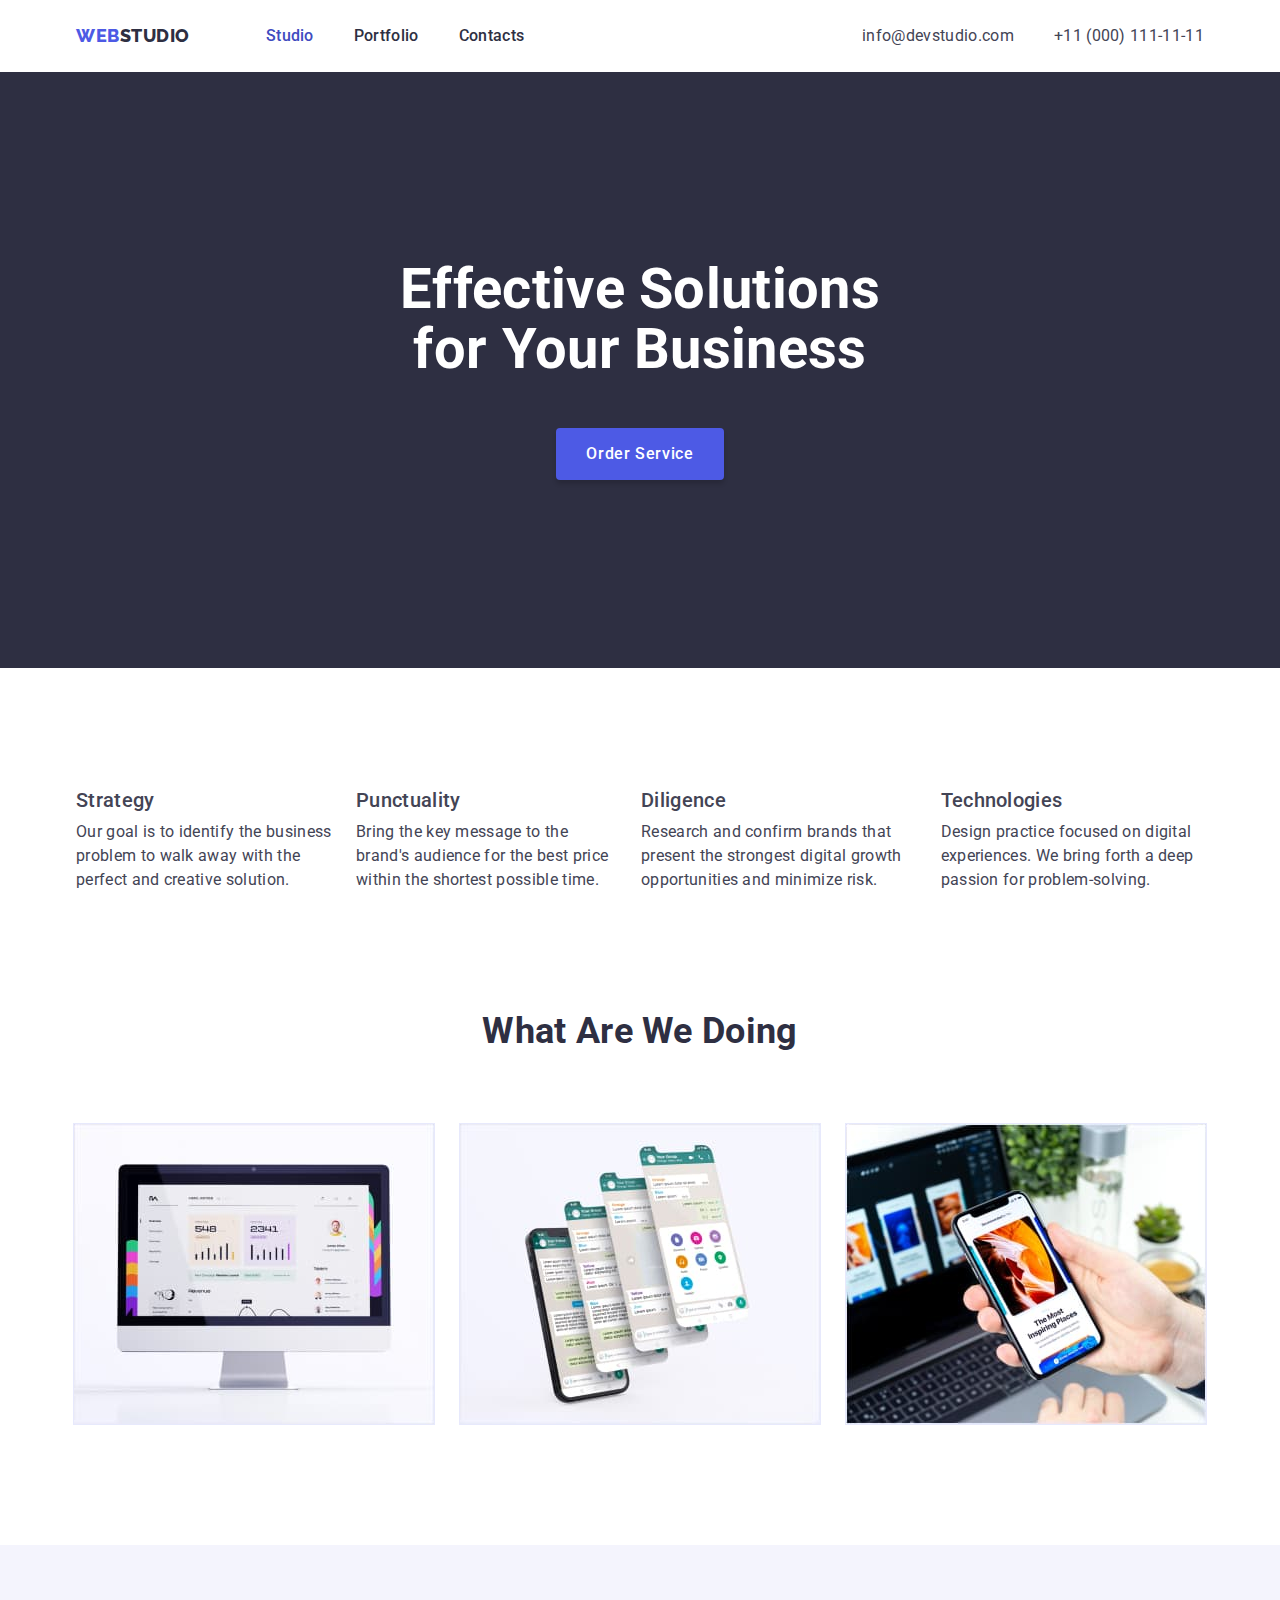
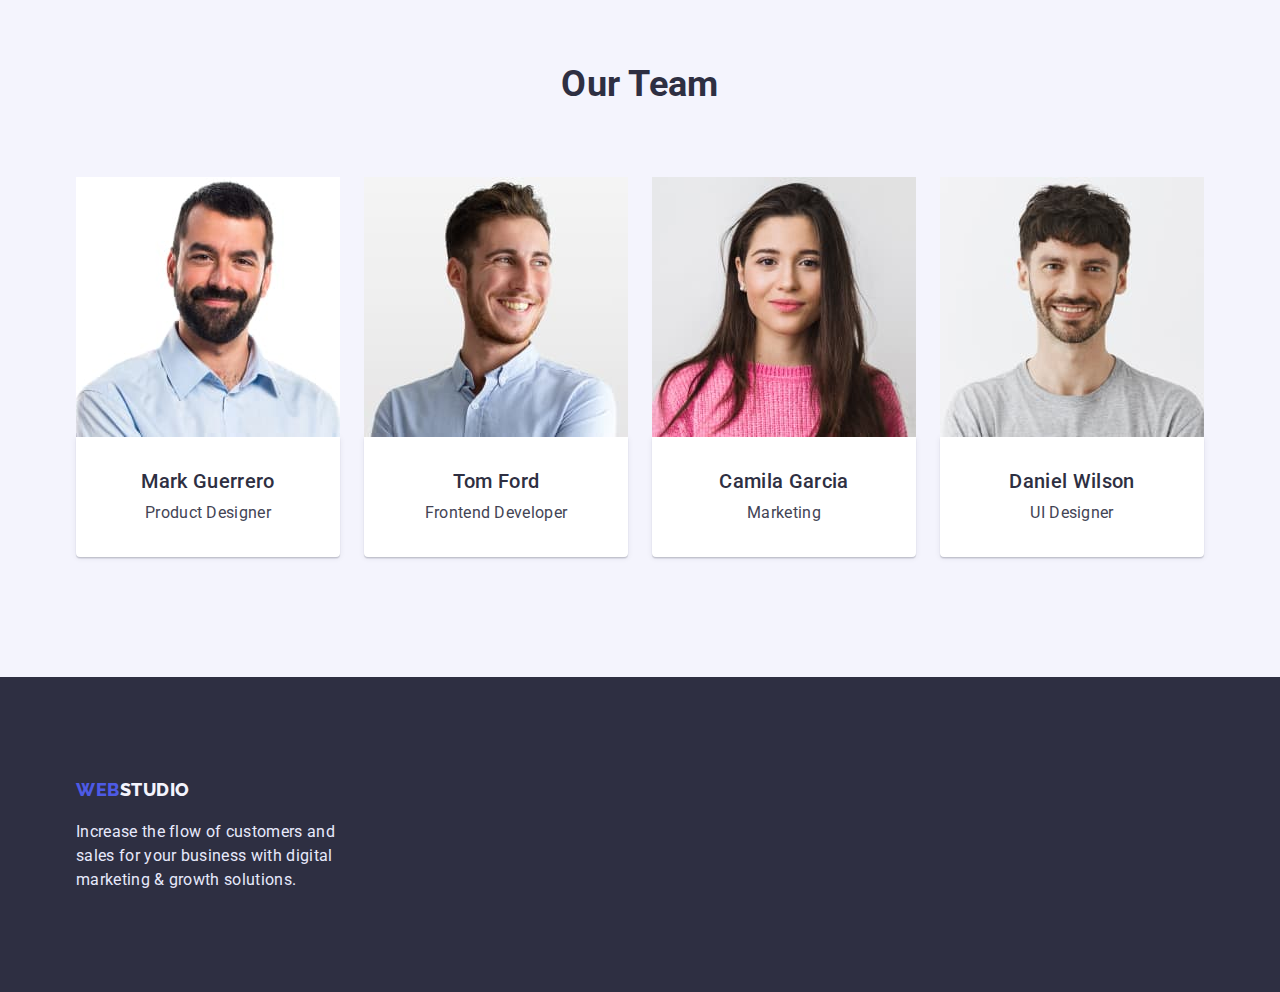
<file: index.html>
<!DOCTYPE html>
<html lang="en">
<head>
    <meta charset="UTF-8">
    <meta http-equiv="X-UA-Compatible" content="IE=edge">
    <meta name="viewport" content="width=device-width, initial-scale=1.0">
    <title>Document</title>
    <link href="https://fonts.googleapis.com/css2?family=Raleway:wght@800&family=Roboto:wght@400;500;700;900&display=swap" rel="stylesheet">
    <link rel="stylesheet" href="https://cdnjs.cloudflare.com/ajax/libs/modern-normalize/1.1.0/modern-normalize.min.css">
    <link rel="stylesheet" href="./css/styles.css">
</head>
<body>
    <header>
        <div class="container header-contanier">
       <nav class="header-contanier">
         <a href="./index.html" class="logo">WEB<span class="logos">STUDIO</span></a>
         <ul class="site-nav list">
            <li class="site-nav-contanier"> <a href="./index.html" class="link current">Studio</a></li>
            <li class="site-nav-contanier"> <a href="./portfolio.html" class="link">Portfolio</a></li>
            <li class="site-nav-contanier"> <a href="" class="link">Contacts</a></li>
         </ul>
         </nav>
         <ul class="auth-nav header-contanier list">
            <li class="auth-nav-contanier"> <a href="mailto:info@devstudio.com" class="address">info@devstudio.com</a></li>
            <li> <a href="tel:+110001111111" class="address">+11 (000) 111-11-11</a></li>
         </ul>
        </div>
    </header>
    <main>
         <section class="hero"> 
        <div class="container">
         <h1 class="hero-title">Effective Solutions for Your Business</h1>
         <button type="button" class="hero-button">Order Service</button>
        </div>
        </section>
        <section class="section">
        <div class="container">
        <h2 class="section-title visually-hidden"> SPDT </h2>
         <ul class="featyre-section list">
             <li class="featyre-text">
                <h3 class="section-tatle-next featyre-text-title">Strategy</h3>
                <p class="featyre-text-title">Our goal is to identify the business
                    problem to walk away with the perfect and creative solution. </p>
            </li>
            <li class="featyre-text">
                <h3 class="section-tatle-next featyre-text-title">Punctuality</h3>
                <p class="featyre-text-title">Bring the key message to the brand's audience for the best price within the shortest possible time.</p>
            </li>
            <li>
                <h3 class="section-tatle-next featyre-text-title">Diligence</h3>
                <p class="featyre-text-title">Research and confirm brands that present the strongest digital growth opportunities and minimize risk.</p>
            </li>
            <li class="featyre-text">
                <h3 class="section-tatle-next featyre-text-title">Technologies</h3>
                <p class="featyre-text-title">Design practice focused on digital experiences. We bring forth a deep passion for problem-solving.</p>
            </li>
         </ul>
        </div>
      </section>
      <section class="section-direction">
        <div class="container">
          <h2 class="section-title" >What Are We Doing</h2>
          <ul class="featyre list">
            <li>
               <div class="section-title-list">
                <a>
                    <img  src="./images/rectangle.jpg" alt="computer" width="360">
                </a>
              </div>
            </li>
            <li>
               <div class="section-title-list">
                <a>
                    <img  src="./images/rectangle1.jpg" alt="phone" width="360">
                </a>
               </div>
            </li>
            <li>  
               <div class="section-title-list">          
                <a>
                    <img src="./images/rectangle2.jpg" alt="phone in hand" width="360">
                </a>
               </div>
            </li>
           </ul>
        </div>
      </section>
      <section class="section-worker">
        <div class="container">
        <h2 class="section-title"> Our Team </h2>
        <ul class="featyre list">
            <li>
               <img class="featyre-img" src="./images/photo1.jpg" alt="Mark Guerrero" width="264">
              <div class="section-worker-list">
               <h3 class="section-tatle-next">Mark Guerrero</h3>
               <p class="featyre-lists">Product Designer</p>
              </div>
            </li>
            <li>
                <img  class="featyre-img" src="./images/photo2.jpg" alt="Tom Ford" width="264">
              <div class="section-worker-list">
                <h3 class="section-tatle-next">Tom Ford</h3>
                <p class="featyre-lists">Frontend Developer</p>
              </div>
            </li>
            <li>
                <img class="featyre-img" src="./images/photo3.jpg" alt="Camila Garcia" width="264">
              <div class="section-worker-list">
                <h3 class="section-tatle-next">Camila Garcia</h3>
               <p class="featyre-lists">Marketing</p>
              </div>
            </li>
            <li>
                <img class="featyre-img" src="./images/photo4.jpg" alt="Daniel Wilson" width="264">
              <div class="section-worker-list"> 
                <h3 class="section-tatle-next">Daniel Wilson</h3>
               <p class="featyre-lists">UI Designer</p>
              </div>
            </li>
            </ul>
        </div>
      </section>
    </main>
    <footer class="footer">
        <div class="container">
        <a href="./index.html" class="logo-footer">WEB<span class="logos-footer">STUDIO</span></a>
        <p class="footer-text footer-container">Increase the flow of customers and sales for your business with digital marketing & growth solutions.</p>
        </div>
    </footer>
</body>
</html>
</file>
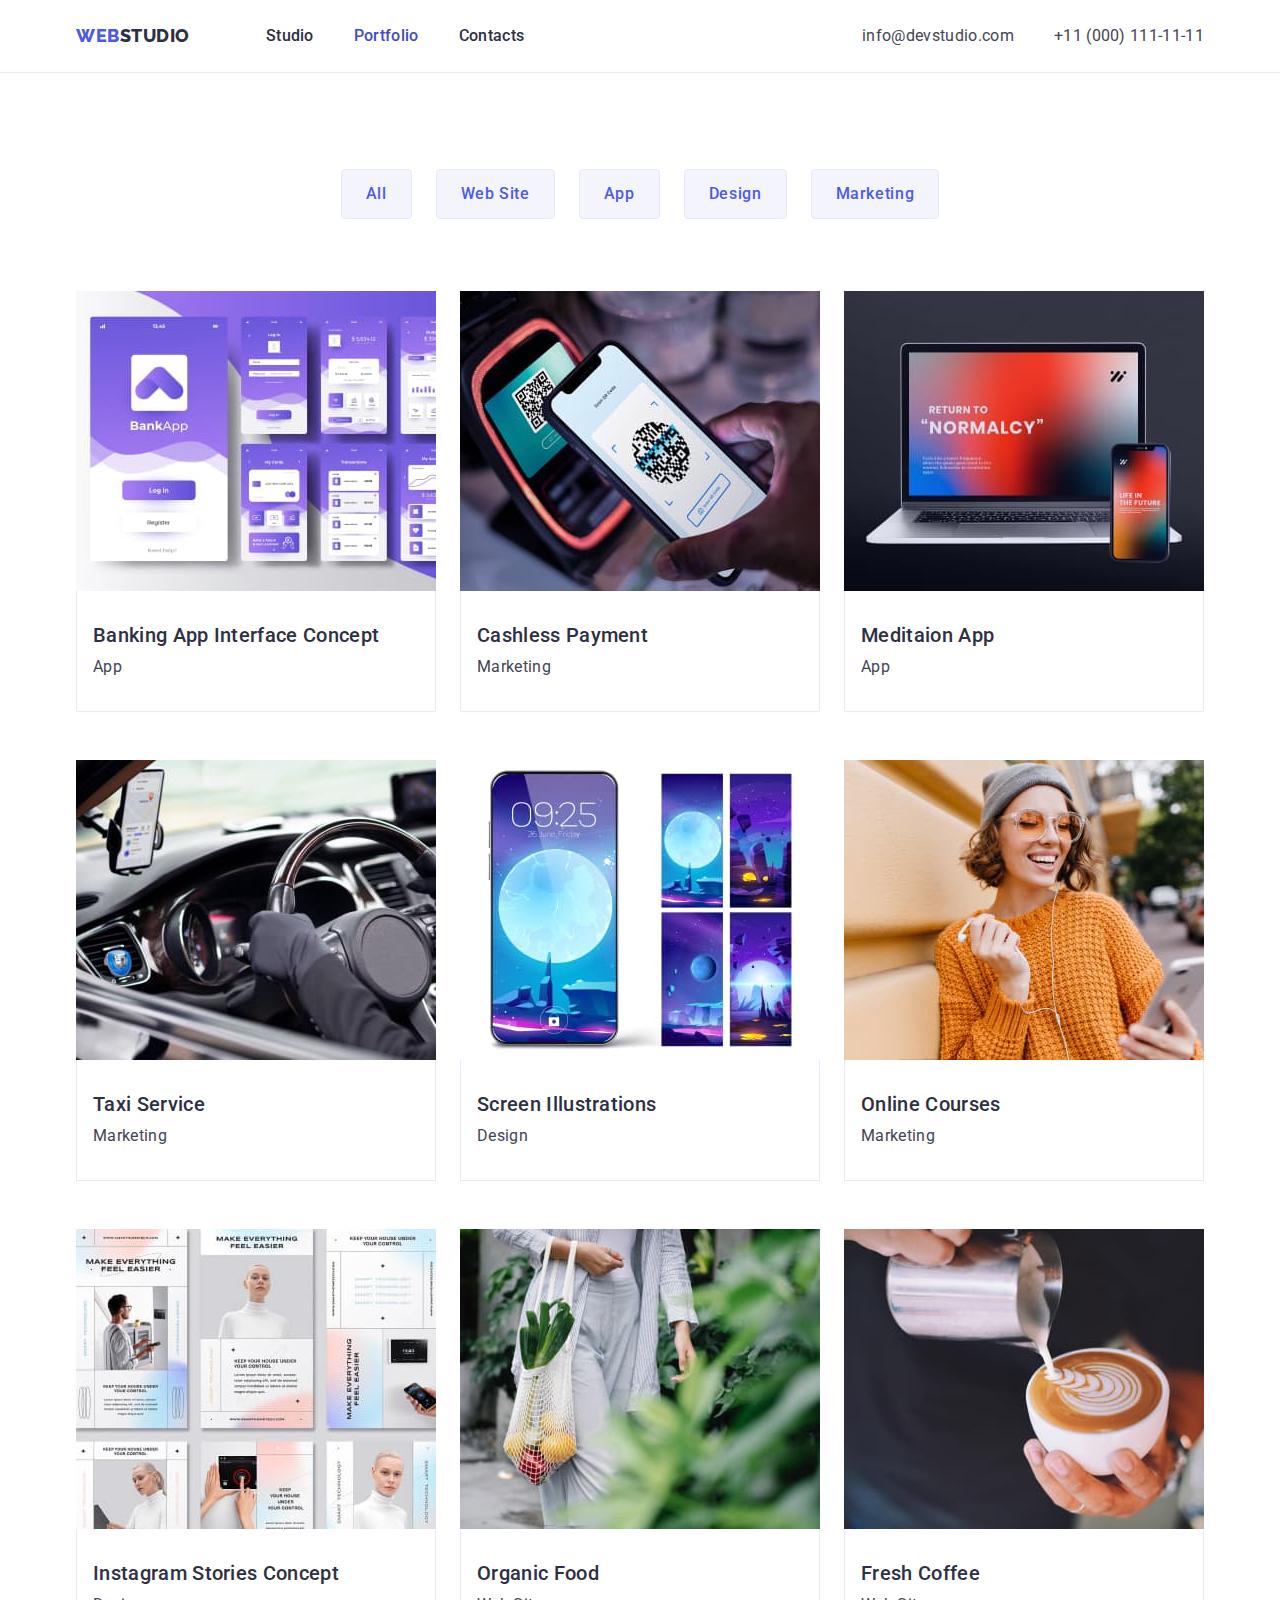
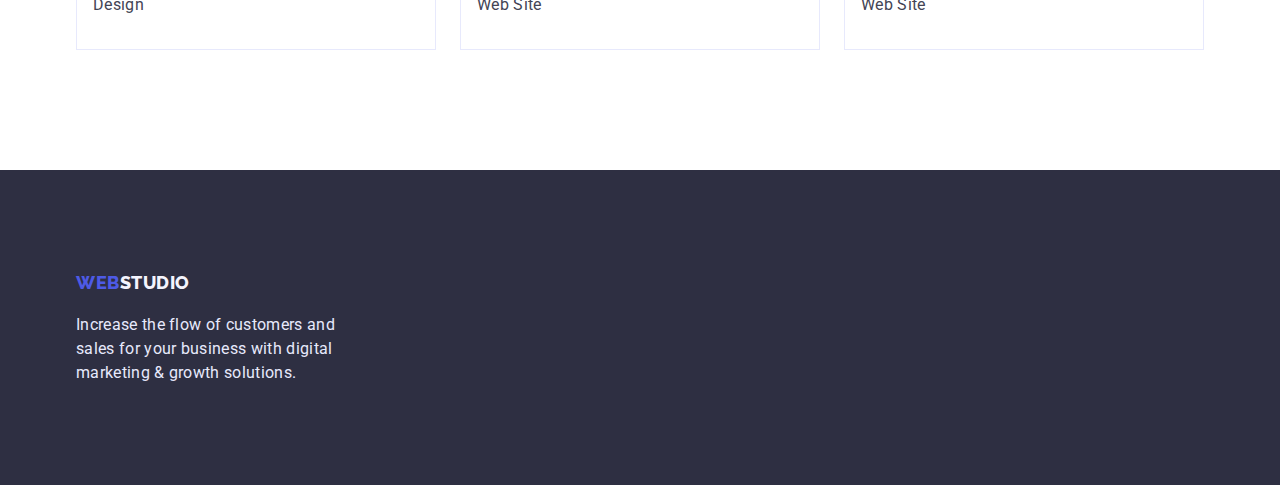
<file: portfolio.html>
<!DOCTYPE html>
<html lang="en">
<head>
    <meta charset="UTF-8">
    <meta http-equiv="X-UA-Compatible" content="IE=edge">
    <meta name="viewport" content="width=device-width, initial-scale=1.0">
    <title>Document</title>
    <link href="https://fonts.googleapis.com/css2?family=Raleway:wght@800&family=Roboto:wght@400;500;700;900&display=swap" rel="stylesheet">
    <link rel="stylesheet" href="https://cdnjs.cloudflare.com/ajax/libs/modern-normalize/1.1.0/modern-normalize.min.css">
    <link rel="stylesheet" href="./css/styles.css">
</head>
<body>
  <header class="header">
    <div class="container header-contanier">
   <nav class="header-contanier">
     <a href="./index.html" class="logo">WEB<span class="logos">STUDIO</span></a>
     <ul class="site-nav list">
        <li class="site-nav-contanier"> <a href="./index.html" class="link">Studio</a></li>
        <li class="site-nav-contanier"> <a href="./portfolio.html" class="link current">Portfolio</a></li>
        <li class="site-nav-contanier"> <a href="" class="link">Contacts</a></li>
     </ul>
     </nav>
     <ul class="auth-nav header-contanier list">
        <li class="auth-nav-contanier"> <a href="mailto:info@devstudio.com" class="address">info@devstudio.com</a></li>
        <li> <a href="tel:+110001111111" class="address">+11 (000) 111-11-11</a></li>
     </ul>
    </div>
</header>
    <main>
      <section class="section-list">
         <div class="container">
        <h1 class="visually-hidden">Portfolio</h1>
        <ul class="button-lists list">
            <li>
                <button type="button" class="button-menu">All</button>
            </li>
            <li>
                <button type="button" class="button-menu">Web Site</button>
            </li>
            <li>
                <button type="button" class="button-menu" >App</button>
            </li>
            <li>
                <button type="button" class="button-menu">Design</button>
            </li>
            <li>
                <button type="button" class="button-menu">Marketing</button>
            </li>
        </ul>
        <ul class="section-work list ">
            <li class="section-but">
                <a href="" class="cards">
                <img class="cards-img" src="./images/img1.jpg" alt="photo interface" width="360"  >
             <div class="section-cards">
                <h2 class="section-tatle-next cards-text">Banking App Interface Concept</h2>
                <p class="featyre-lists cards-text">App</p>
             </div>   
            </a>
            </li>
            <li class="section-but">
                <a href="" class="cards">
                <img class="cards-img" src="./images/img2.jpg" alt="photo phone" width="360"  >
             <div class="section-cards">
                <h2 class="section-tatle-next cards-text">Cashless Payment</h2>
                <p class="featyre-lists cards-text">Marketing</p>
             </div>    
            </a>
            </li>
             <li class="section-but">
                <a href="" class="cards">
                 <img class="cards-img" src="./images/img3.jpg" alt="laptop" width="360">
              <div class="section-cards">
                 <h2 class="section-tatle-next cards-text">Meditaion App</h2>
                <p class="featyre-lists cards-text">App</p>
              </div>   
            </a>
            </li>
             <li class="section-but">
                <a href="" class="cards">
                 <img class="cards-img" src="./images/img4.jpg" alt="avto" width="360">
               <div class="section-cards">
                 <h2 class="section-tatle-next cards-text">Taxi Service</h2>
                <p class="featyre-lists cards-text">Marketing</p>
            </div>   
            </a>
            </li>
             <li class="section-but">
                <a href="" class="cards">
                 <img class="cards-img" src="./images/img5.jpg" alt="phone background" width="360">
               <div class="section-cards">
                 <h2 class="section-tatle-next cards-text">Screen Illustrations</h2>
                <p class="featyre-lists cards-text">Design</p>
               </div>    
            </a>
            </li>
             <li class="section-but">
                <a href="" class="cards">
                <img class="cards-img" src="./images/img6.jpg" alt="girl smiles" width="360">
               <div class="section-cards">
                <h2 class="section-tatle-next cards-text">Online Courses</h2>
                <p class="featyre-lists cards-text">Marketing</p>
               </div>    
            </a>
            </li>
             <li>
                <a href="" class="cards">
                <img class="cards-img" src="./images/img7.jpg" alt="instagram" width="360">
              <div class="section-cards">
                <h2 class="section-tatle-next cards-text">Instagram Stories Concept</h2>
                <p class="featyre-lists cards-text">Design</p>
              </div>    
            </a>
            </li>
             <li>
                <a href="" class="cards">
                <img class="cards-img" src="./images/img8.jpg" alt="bag of fruit" width="360">
                <div class="section-cards">  
                <h2 class="section-tatle-next cards-text">Organic Food</h2>
                <p class="featyre-lists cards-text">Web Site</p>
            </div>  
            </a>
            </li>
             <li>
                <a href="" class="cards">
                 <img class="cards-img" src="./images/img9.jpg" alt="making coffee" width="360">
                <div class="section-cards">
                 <h2 class="section-tatle-next cards-text">Fresh Coffee</h2>
                <p class="featyre-lists cards-text">Web Site</p>
               </div>    
            </a>
            </li>
          </ul>
         </div>
       </section>
    </main>
    <footer class="footer">
      <div class="container">
       <a href="./index.html" class="logo-footer">WEB<span class="logos-footer">STUDIO</span></a>
       <p class="footer-text footer-container">Increase the flow of customers and sales for your business with digital marketing & growth solutions.</p>
      </div>
   </footer>
</body>
</html>
</file>
<file: css/styles.css>
:root {
    --primary-text-color: #434455;
    --title-text-color: #2E2F42;
    --accent-color: #FFFFFF;
    --logo-color: #4D5AE5;
    --footer-color: #E7E9FC;
    --logos-color: #F4F4FD;
    --active-color: #404BBF;
    --primary-bc-color: #FFFFFF;
    --title-bg-color: #4D5AE5;
    --button-bg-color: #F4F4FD;
    --button-bcg-color:#404BBF;
    --hero-bg-color: #2E2F42;
}

h1, h2, h3, p {
    margin: 0;
}

ul {
    margin: 0;
    padding: 0;
}

img {
    display: block;
}

.list {
    list-style: none;
}

body {
    margin: 0;

    background-color: var(--primary-bc-color);
    color: var(--primary-text-color);
    font-family: 'Roboto', sans-serif;
    font-weight: 400; 
    font-size: 16px;
    line-height: 1.5;
    letter-spacing: 0.02em;
}

.container {
    width: 1158px;
    margin: 0 auto;
    padding-left: 15px;
    padding-right: 15px;
}

.header-contanier {
    display: flex;
    align-items: center;
}

.header {
    border-bottom: 1px solid #E7E9FC;
}

/* logo */

.logo {
    margin-right: 76px;

    color: var(--logo-color);
    font-family: 'Raleway', sans-serif;
    font-weight: 800;
    font-size: 18px;
    line-height: 1.33;
    letter-spacing: 0.03em;
    text-decoration: none;
}

.logos {
    
    color: var(--title-text-color);
    font-family: 'Raleway', sans-serif;
    font-weight: 800;
    font-size: 18px;
    line-height: 1.33;
    letter-spacing: 0.03em;
    text-decoration: none;

}

.logo-footer {
    color: var(--logo-color);
    font-family: 'Raleway', sans-serif;
    font-size: 18px;
     font-weight: 800;
    line-height: 1.17;
    letter-spacing: 0.03em;
    text-decoration: none;
}

.logos-footer {
    color: var(--logos-color);
    font-family: 'Raleway', sans-serif;
    font-weight: 800;
    font-size: 18px;
    line-height: 1.17;
    letter-spacing: 0.03em;
    text-decoration: none;
}

/* site-nav */

.site-nav {
    display: flex;
    align-items: center;
    padding-top: 24px;
    padding-bottom: 24px;

}

.site-nav-contanier:not(:last-child) {
    margin-right: 40px;
}

.site-nav .link {
    color: var(--title-text-color);
    font-weight: 500;
    text-decoration: none;
}

.site-nav .link:hover,
.site-nav .link:focus {
    color: var(--active-color);
}

.site-nav .link.current {
    color: var(--active-color);
}

.auth-nav {
    display: flex;
    align-items: center;
    margin-left: auto;
    padding-top: 24px;
    padding-bottom: 24px;
}

.auth-nav-contanier {
    margin-right: 40px;
}

.auth-nav .address{
    color: var(--primary-text-color);
    text-decoration: none;
}

.auth-nav .address:hover,
.auth-nav .address:focus {
    color: var(--active-color);
}


/* hero */

.hero {
    padding-top: 188px;
    padding-bottom: 188px;
    background-color: var(--hero-bg-color);
    text-align: center;
}

.hero-title {
    width: 496px;
    margin-bottom: 48px;
    margin-left: auto;
    margin-right: auto;
    
    color: var(--accent-color);
    font-weight: 700;
    font-size: 56px;
    line-height: 1.07;
    text-align: center;
}

/* section */

.visually-hidden {
    visibility: hidden;
    display: none;
}

.section {
    padding-top: 120px;
    padding-bottom: 120px;
}

.section-direction {
    padding-bottom: 120px;
}

.section-worker {
    padding-top: 120px;
    padding-bottom: 120px;

    background-color: var(--button-bg-color);
}

.section-title {
    margin-bottom: 72px;

    color: var(--title-text-color);
    font-weight: 700;
    font-size: 36px;
    line-height: 1.1;
    text-align: center;
}

.section-tatle-next {
    margin-bottom: 8px;

    color: var(--title-text-color);
    font-weight: 500;
    font-size: 20px;
    line-height: 1.2; 
    text-align: center;
}

.section-title-list {
    border: 1px solid #E7E9FC;
}

.section-worker-list {
    padding-top: 32px;
    padding-bottom: 32px;
    justify-content: center;
    gap: 24px;
    
    background: #FFFFFF;
    box-shadow: 0px 1px 6px rgba(46, 47, 66, 0.08), 0px 1px 1px rgba(46, 47, 66, 0.16), 0px 2px 1px rgba(46, 47, 66, 0.08);
    border-radius: 0px 0px 4px 4px;
}

.section-work {
    display: flex;
    flex-wrap: wrap;
    margin: 0;
    padding: 0;
    grid-gap: 48px 24px;
    justify-content: center;
    text-align: left;
}   

.section-cards {
    border-left: 1px solid #E7E9FC;
    border-bottom: 1px solid #E7E9FC;
    border-right: 1px solid #E7E9FC;
    padding-top: 32px;
    padding-bottom: 32px;
    padding-left: 16px;

}

.section-menu {
    display: flex;
}

.featyre-lists {
    text-align: center;
    color: var(--primary-text-color);
 }

 .section-list {
    padding-top: 96px;
    padding-bottom: 120px;
 }
 
.featyre-section {
    display: flex;
    gap: 24px;
    justify-content: center;
}

.featyre-text-title {
    text-align: left;
    color: var(--primary-text-color);
}

.featyre {
    display: flex;
    gap: 24px;
    justify-content: center;
}

.cards {
    text-decoration: none;
}

.cards-text {
    text-align: left;
}

/* button */

.hero-button {
    display: inline-block;
    padding: 14px 30px;
    box-shadow: 0px 4px 4px rgba(0, 0, 0, 0.15);
    border-radius: 4px;
    border: #4D5AE5;

    color: var(--accent-color);
    background-color: var(--title-bg-color);
   
    font-family: 'Roboto', sans-serif;
    font-weight: 500;
    font-size: 16px;
    line-height: 1.5;
    letter-spacing: 0.04em;
    text-align: center;
    cursor: pointer;  
}


.hero-button:hover,
.hero-button:focus {
    background-color: var(--button-bcg-color);
}

.button-lists {
    display: flex;
    justify-content: center;
    gap: 24px;
    margin-bottom: 72px;
}

.button-menu {
    border: 1px solid #E7E9FC;
    border-radius: 4px;
    padding: 12px 24px;

    color: var(--logo-color);
    background-color: var(--button-bg-color);
   
    font-family: 'Roboto', sans-serif;
    font-weight: 500;
    font-size: 16px;
    line-height: 1.5;
    letter-spacing: 0.04em;
    cursor: pointer;
    text-align: center;
}

.button-menu:hover,
.button-menu:focus {
    background-color: var(--button-bcg-color);
    color: var(--accent-color);
}

/* footer */

.footer {
    padding-top: 101.5px;
    padding-bottom: 100px;

    background-color: var(--hero-bg-color);
}

.footer-container {
    display: flex;
    justify-content: flex-start;
}

.footer-text {
    margin-top: 17.5px;
    width: 264px;
    text-align: left;

    color: var(--footer-color);
}
</file>
